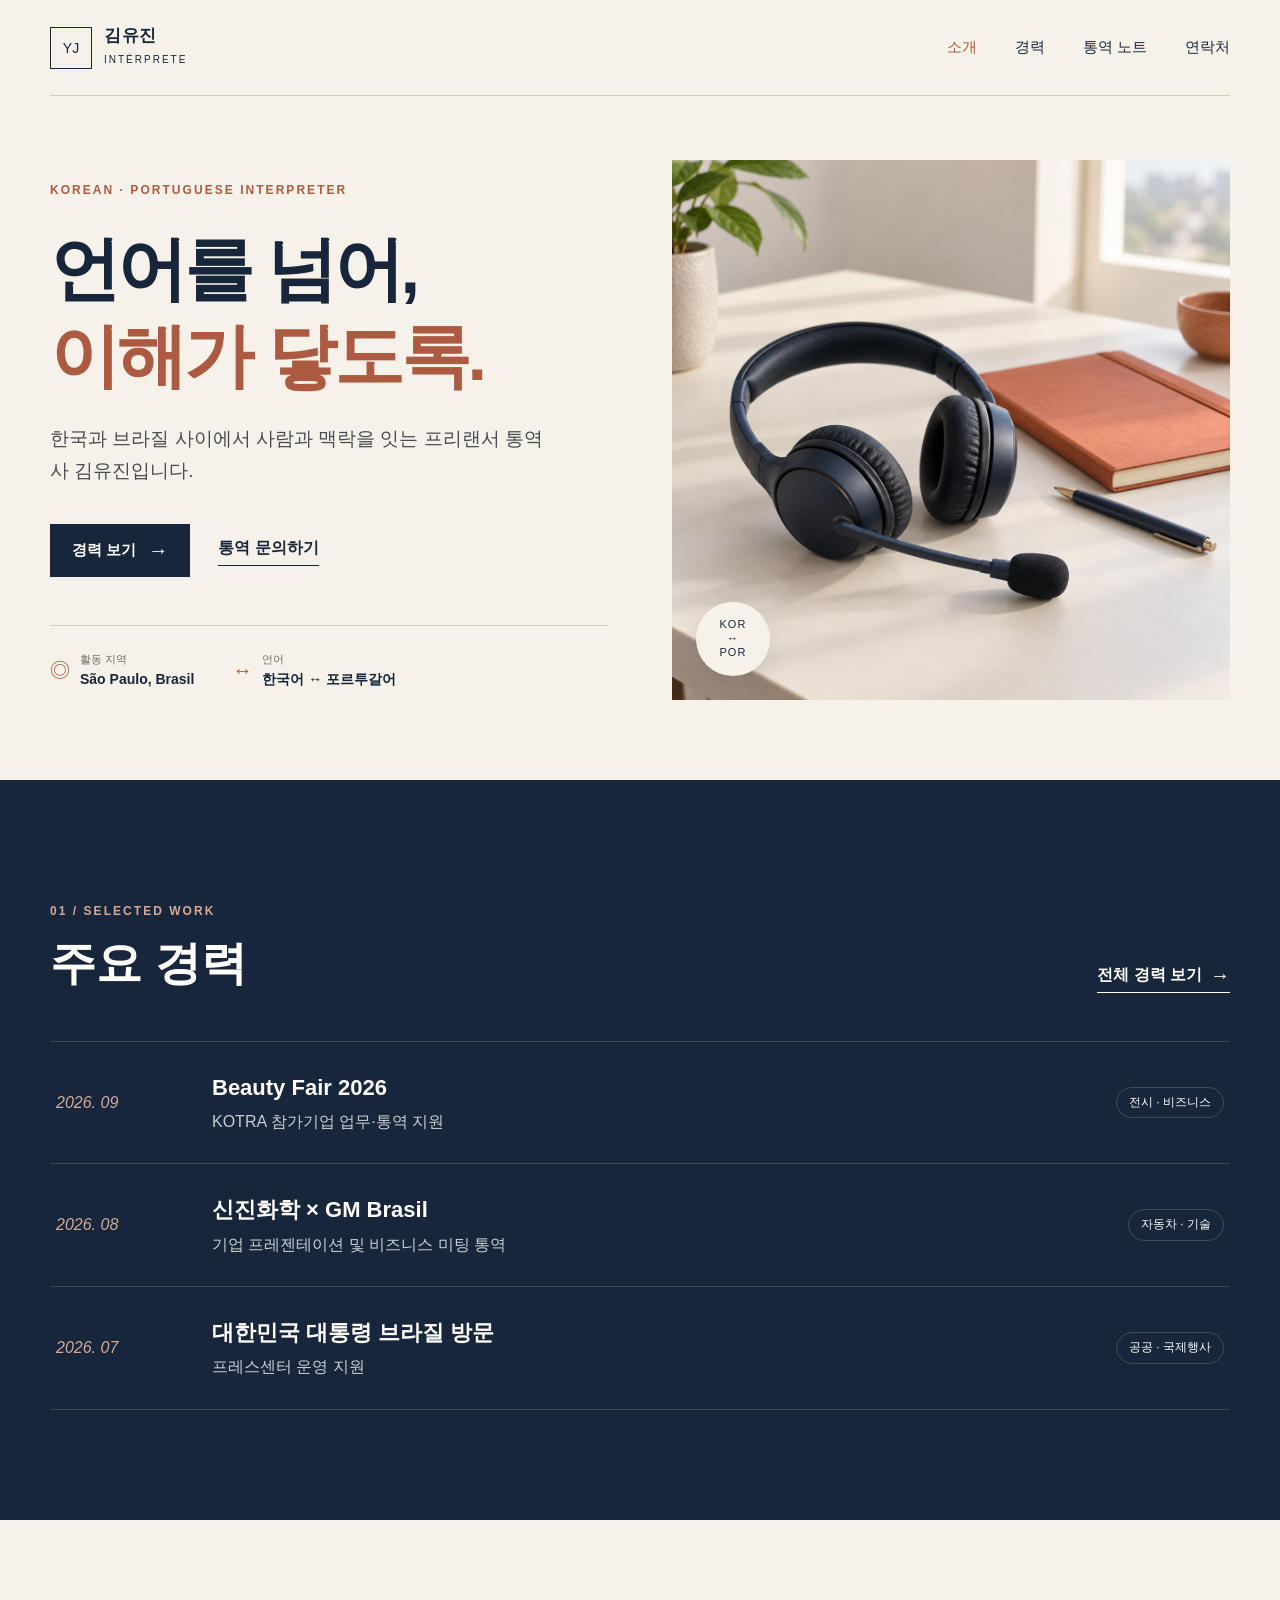
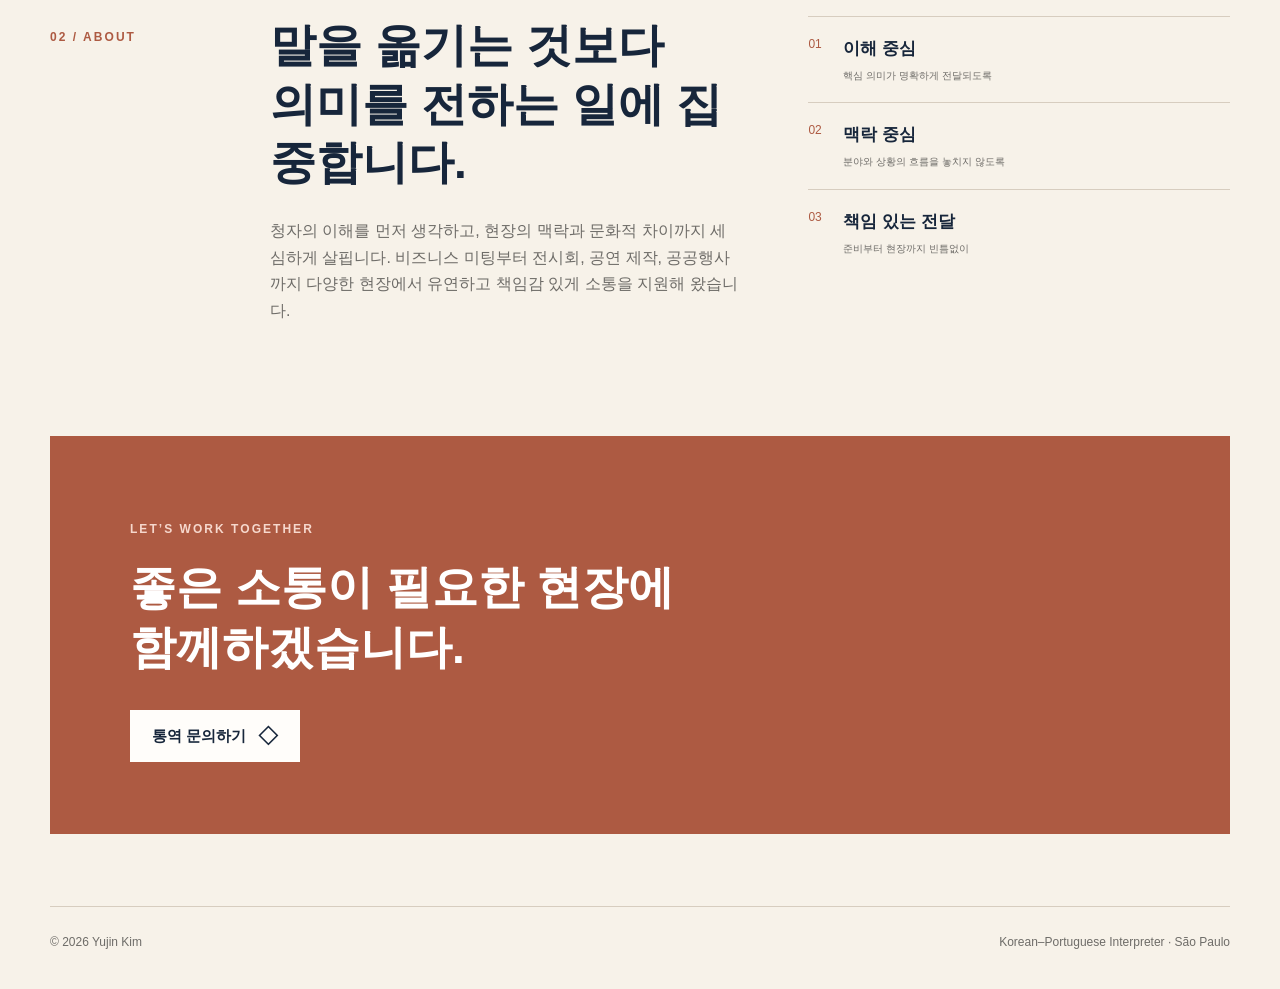
<file: index.html>
<!doctype html>
<html lang="ko">
<head>
<meta charset="utf-8">
<meta name="viewport" content="width=device-width, initial-scale=1">
<title>김유진 | 한–포 통역사</title>
<meta name="description" content="한국어–포르투갈어 프리랜서 통역사 김유진의 포트폴리오입니다.">
<link rel="icon" href="./public/favicon.svg" type="image/svg+xml">
<link rel="stylesheet" href="./styles.css">
</head>
<body>
<main>
      <header class="site-header shell"><a class="brand" href="./index.html" aria-current="page"><span>YJ</span><b>김유진</b><small>INTÉRPRETE</small></a><nav aria-label="주요 메뉴"><a href="./index.html" aria-current="page">소개</a><a href="./experience.html">경력</a><a href="./notes.html">통역 노트</a><a href="./contact.html">연락처</a></nav></header>
      <section class="hero shell">
        <div class="hero-copy">
          <p class="eyebrow">KOREAN · PORTUGUESE INTERPRETER</p>
          <h1>언어를 넘어,<br /><em>이해가 닿도록.</em></h1>
          <p class="hero-lead">한국과 브라질 사이에서 사람과 맥락을 잇는 프리랜서 통역사 김유진입니다.</p>
          <div class="hero-actions">
            <a class="button button-dark" href="./experience.html">경력 보기 <span class="icon" aria-hidden="true">→</span></a>
            <a class="text-link" href="./contact.html">통역 문의하기</a>
          </div>
          <dl class="hero-meta">
            <div><span class="icon" aria-hidden="true">◎</span><dt>활동 지역</dt><dd>São Paulo, Brasil</dd></div>
            <div><span class="icon" aria-hidden="true">↔</span><dt>언어</dt><dd>한국어 ↔ 포르투갈어</dd></div>
          </dl>
        </div>
        <div class="hero-visual">
          <img src="./public/interpreter-hero.png" alt="밝은 책상 위의 네이비 통역용 헤드셋과 노트, 펜" fetchpriority="high" />
          <span class="hero-stamp">KOR<br />↔<br />POR</span>
        </div>
      </section>
      <section class="featured-section"><div class="shell">
        <div class="section-heading"><div><p class="section-index">01 / SELECTED WORK</p><h2>주요 경력</h2></div><a class="text-link" href="./experience.html">전체 경력 보기 <span class="icon" aria-hidden="true">→</span></a></div>
        <div class="work-list"><article class="work-row"><time>2026. 09</time><div><h3>Beauty Fair 2026</h3><p>KOTRA 참가기업 업무·통역 지원</p></div><span>전시 · 비즈니스</span></article><article class="work-row"><time>2026. 08</time><div><h3>신진화학 × GM Brasil</h3><p>기업 프레젠테이션 및 비즈니스 미팅 통역</p></div><span>자동차 · 기술</span></article><article class="work-row"><time>2026. 07</time><div><h3>대한민국 대통령 브라질 방문</h3><p>프레스센터 운영 지원</p></div><span>공공 · 국제행사</span></article></div>
      </div></section>
      <section class="intro-band"><div class="shell intro-grid">
        <p class="section-index">02 / ABOUT</p>
        <div><h2>말을 옮기는 것보다<br />의미를 전하는 일에 집중합니다.</h2><p>청자의 이해를 먼저 생각하고, 현장의 맥락과 문화적 차이까지 세심하게 살핍니다. 비즈니스 미팅부터 전시회, 공연 제작, 공공행사까지 다양한 현장에서 유연하고 책임감 있게 소통을 지원해 왔습니다.</p></div>
        <div class="principles"><span>01 <b>이해 중심</b><small>핵심 의미가 명확하게 전달되도록</small></span><span>02 <b>맥락 중심</b><small>분야와 상황의 흐름을 놓치지 않도록</small></span><span>03 <b>책임 있는 전달</b><small>준비부터 현장까지 빈틈없이</small></span></div>
      </div></section>
      <section class="cta shell"><p class="eyebrow">LET’S WORK TOGETHER</p><h2>좋은 소통이 필요한 현장에<br />함께하겠습니다.</h2><a class="button button-light" href="./contact.html">통역 문의하기 <span class="icon" aria-hidden="true">◇</span></a></section>
      <footer class="footer shell"><span>© 2026 Yujin Kim</span><span>Korean–Portuguese Interpreter · São Paulo</span></footer>
    </main>
</body>
</html>
</file>
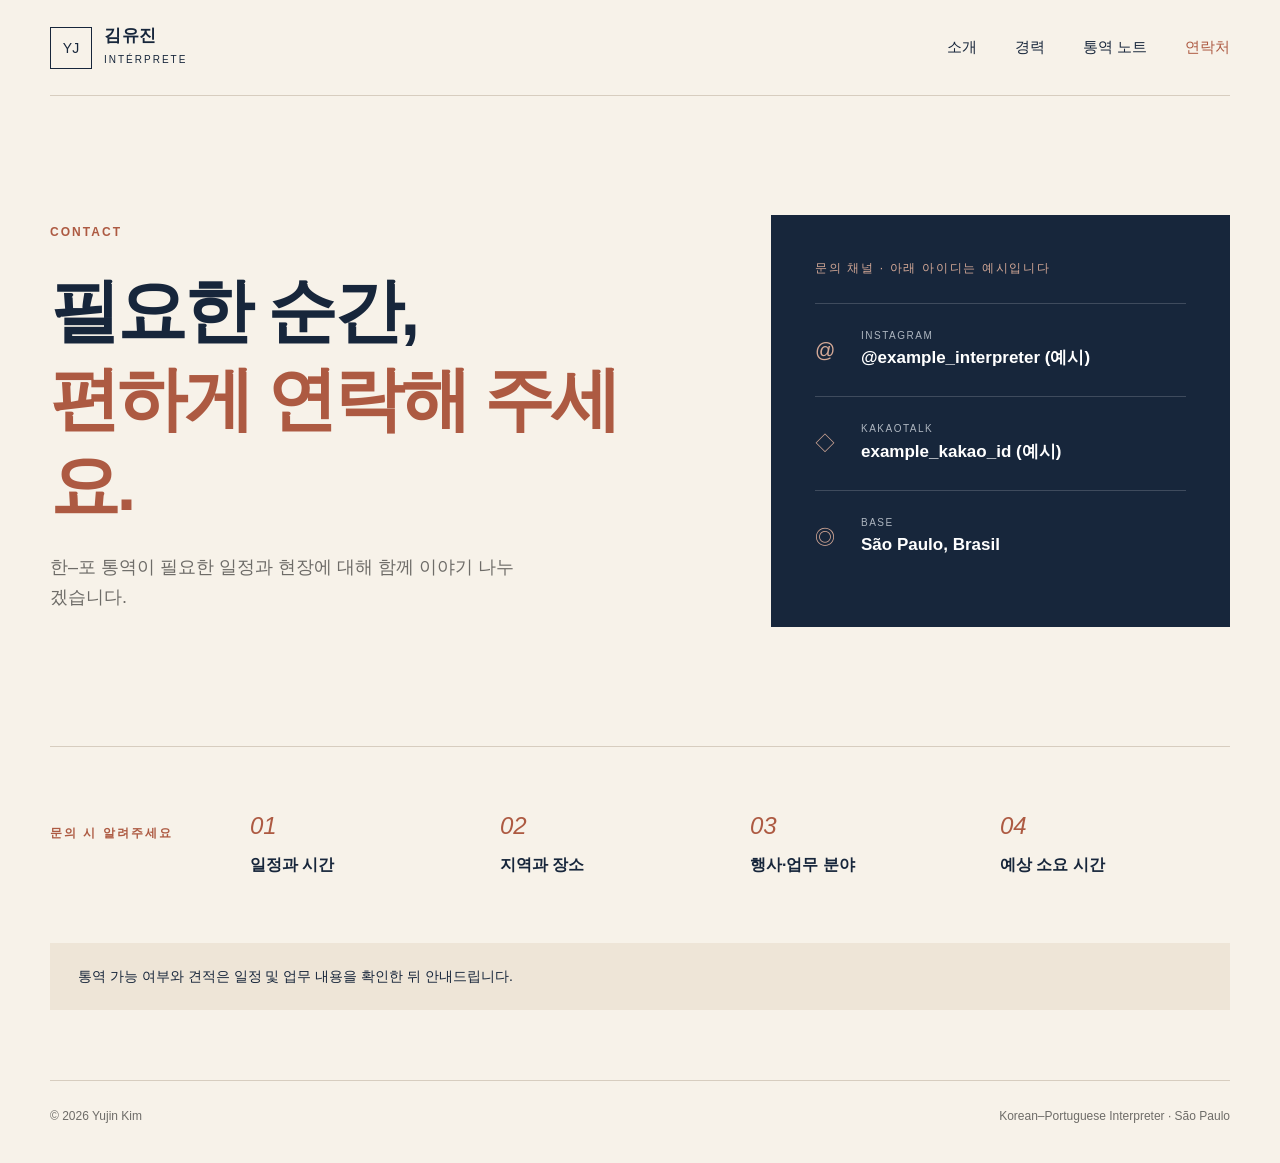
<file: contact.html>
<!doctype html>
<html lang="ko">
<head>
<meta charset="utf-8">
<meta name="viewport" content="width=device-width, initial-scale=1">
<title>연락처 | 김유진 통역사</title>
<meta name="description" content="한국어–포르투갈어 프리랜서 통역사 김유진의 포트폴리오입니다.">
<link rel="icon" href="./public/favicon.svg" type="image/svg+xml">
<link rel="stylesheet" href="./styles.css">
</head>
<body>
<main><header class="site-header shell"><a class="brand" href="./index.html"><span>YJ</span><b>김유진</b><small>INTÉRPRETE</small></a><nav aria-label="주요 메뉴"><a href="./index.html">소개</a><a href="./experience.html">경력</a><a href="./notes.html">통역 노트</a><a href="./contact.html" aria-current="page">연락처</a></nav></header><section class="contact-layout shell"><div class="contact-title"><p class="eyebrow">CONTACT</p><h1>필요한 순간,<br /><em>편하게 연락해 주세요.</em></h1><p>한–포 통역이 필요한 일정과 현장에 대해 함께 이야기 나누겠습니다.</p></div><div class="contact-card"><p class="card-kicker">문의 채널 · 아래 아이디는 예시입니다</p><div class="contact-line"><span class="icon" aria-hidden="true">@</span><span><small>INSTAGRAM</small><b>@example_interpreter (예시)</b></span></div><div class="contact-line"><span class="icon" aria-hidden="true">◇</span><span><small>KAKAOTALK</small><b>example_kakao_id (예시)</b></span></div><div class="contact-line"><span class="icon" aria-hidden="true">◎</span><span><small>BASE</small><b>São Paulo, Brasil</b></span></div></div></section>
    <section class="inquiry shell"><p class="section-index">문의 시 알려주세요</p><div class="inquiry-grid"><span><b>01</b>일정과 시간</span><span><b>02</b>지역과 장소</span><span><b>03</b>행사·업무 분야</span><span><b>04</b>예상 소요 시간</span></div></section><section class="contact-note shell"><p>통역 가능 여부와 견적은 일정 및 업무 내용을 확인한 뒤 안내드립니다.</p></section>
    <footer class="footer shell"><span>© 2026 Yujin Kim</span><span>Korean–Portuguese Interpreter · São Paulo</span></footer></main>
</body>
</html>
</file>
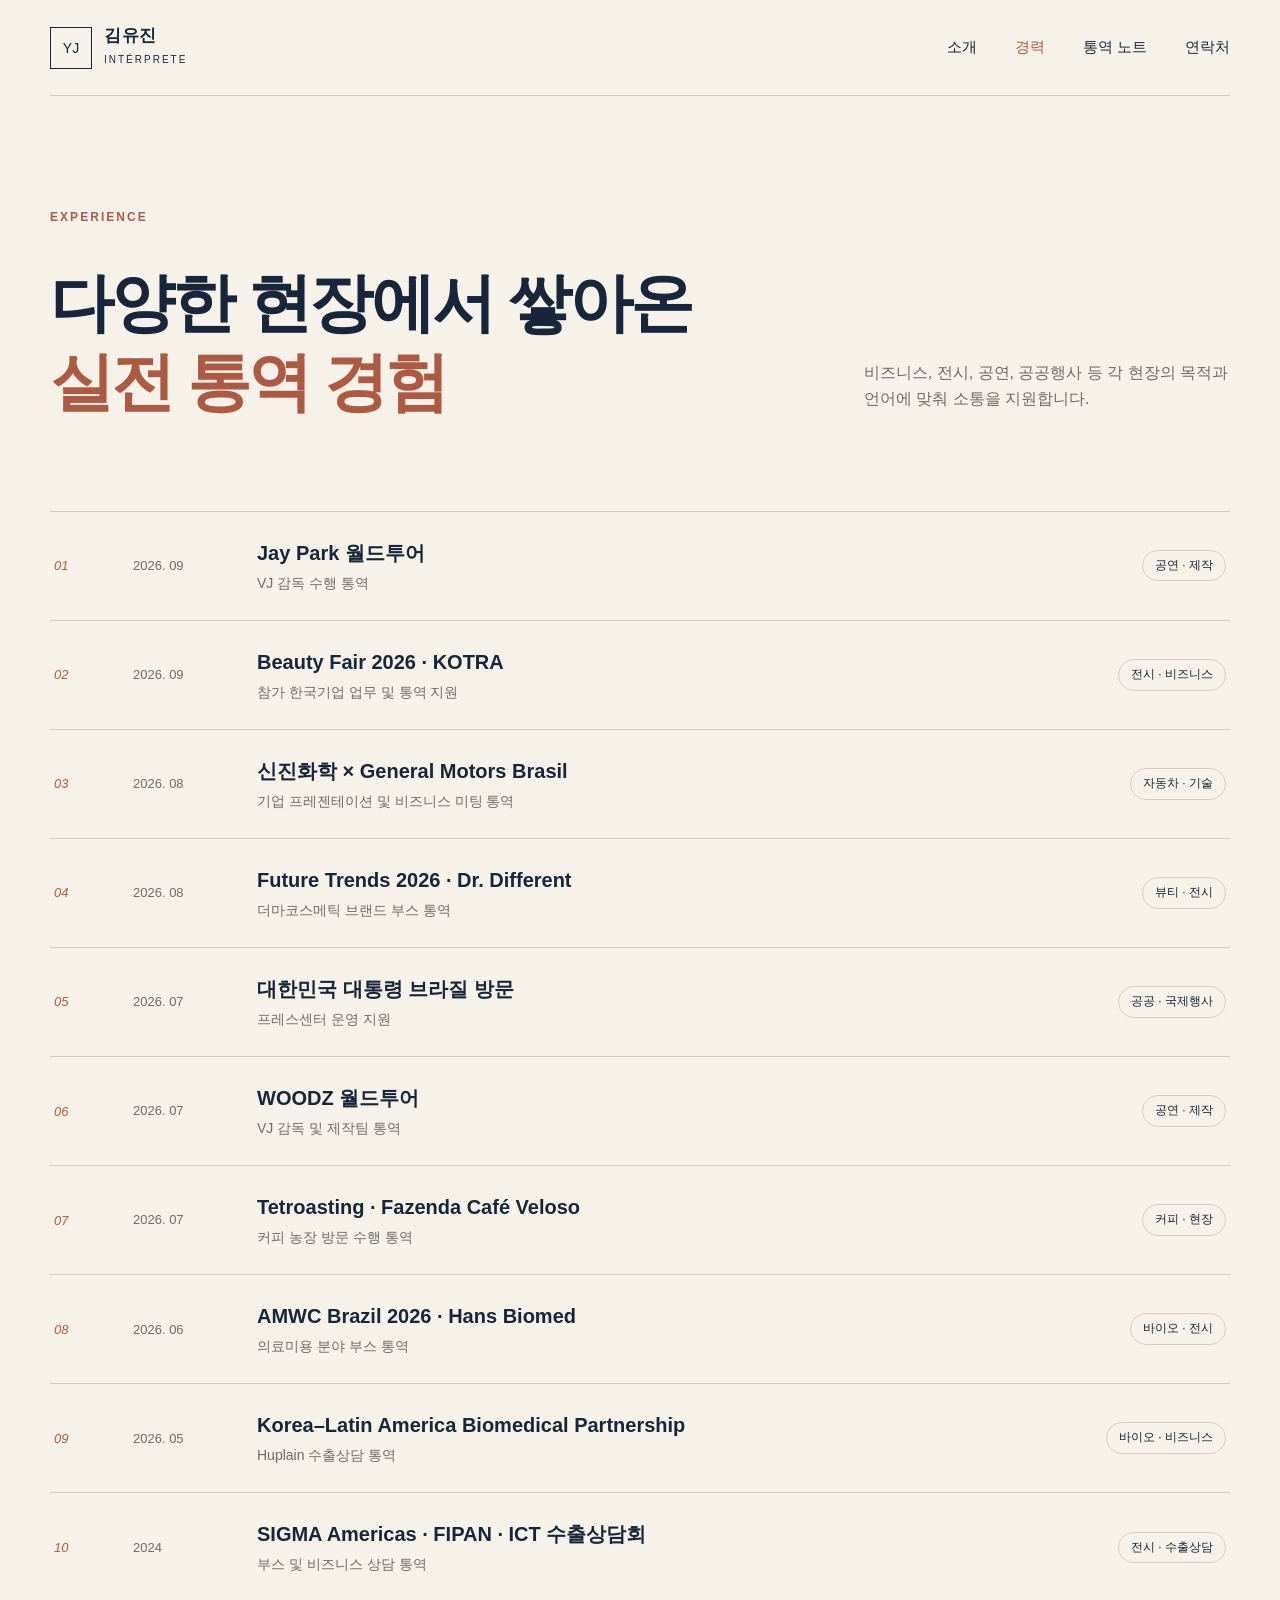
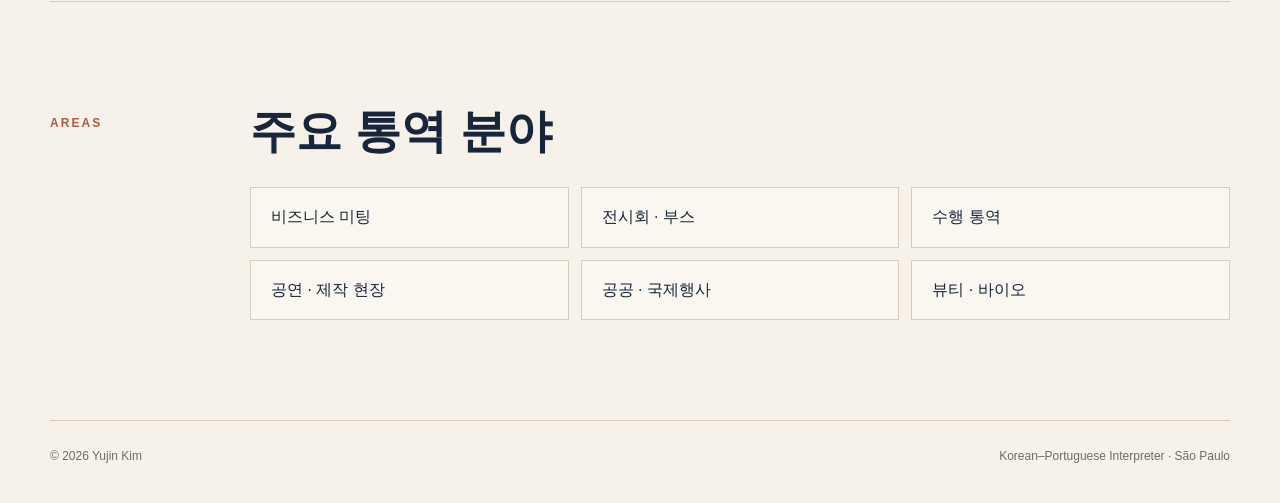
<file: experience.html>
<!doctype html>
<html lang="ko">
<head>
<meta charset="utf-8">
<meta name="viewport" content="width=device-width, initial-scale=1">
<title>경력 | 김유진 통역사</title>
<meta name="description" content="한국어–포르투갈어 프리랜서 통역사 김유진의 포트폴리오입니다.">
<link rel="icon" href="./public/favicon.svg" type="image/svg+xml">
<link rel="stylesheet" href="./styles.css">
</head>
<body>
<main><header class="site-header shell"><a class="brand" href="./index.html"><span>YJ</span><b>김유진</b><small>INTÉRPRETE</small></a><nav aria-label="주요 메뉴"><a href="./index.html">소개</a><a href="./experience.html" aria-current="page">경력</a><a href="./notes.html">통역 노트</a><a href="./contact.html">연락처</a></nav></header><section class="page-hero shell"><p class="eyebrow">EXPERIENCE</p><h1>다양한 현장에서 쌓아온<br /><em>실전 통역 경험</em></h1><p>비즈니스, 전시, 공연, 공공행사 등 각 현장의 목적과 언어에 맞춰 소통을 지원합니다.</p></section>
    <section class="shell experience-table" aria-label="통역 경력 목록"><article class="experience-row"><span class="number">01</span><time>2026. 09</time><div><h2>Jay Park 월드투어</h2><p>VJ 감독 수행 통역</p></div><span class="tag">공연 · 제작</span></article><article class="experience-row"><span class="number">02</span><time>2026. 09</time><div><h2>Beauty Fair 2026 · KOTRA</h2><p>참가 한국기업 업무 및 통역 지원</p></div><span class="tag">전시 · 비즈니스</span></article><article class="experience-row"><span class="number">03</span><time>2026. 08</time><div><h2>신진화학 × General Motors Brasil</h2><p>기업 프레젠테이션 및 비즈니스 미팅 통역</p></div><span class="tag">자동차 · 기술</span></article><article class="experience-row"><span class="number">04</span><time>2026. 08</time><div><h2>Future Trends 2026 · Dr. Different</h2><p>더마코스메틱 브랜드 부스 통역</p></div><span class="tag">뷰티 · 전시</span></article><article class="experience-row"><span class="number">05</span><time>2026. 07</time><div><h2>대한민국 대통령 브라질 방문</h2><p>프레스센터 운영 지원</p></div><span class="tag">공공 · 국제행사</span></article><article class="experience-row"><span class="number">06</span><time>2026. 07</time><div><h2>WOODZ 월드투어</h2><p>VJ 감독 및 제작팀 통역</p></div><span class="tag">공연 · 제작</span></article><article class="experience-row"><span class="number">07</span><time>2026. 07</time><div><h2>Tetroasting · Fazenda Café Veloso</h2><p>커피 농장 방문 수행 통역</p></div><span class="tag">커피 · 현장</span></article><article class="experience-row"><span class="number">08</span><time>2026. 06</time><div><h2>AMWC Brazil 2026 · Hans Biomed</h2><p>의료미용 분야 부스 통역</p></div><span class="tag">바이오 · 전시</span></article><article class="experience-row"><span class="number">09</span><time>2026. 05</time><div><h2>Korea–Latin America Biomedical Partnership</h2><p>Huplain 수출상담 통역</p></div><span class="tag">바이오 · 비즈니스</span></article><article class="experience-row"><span class="number">10</span><time>2024</time><div><h2>SIGMA Americas · FIPAN · ICT 수출상담회</h2><p>부스 및 비즈니스 상담 통역</p></div><span class="tag">전시 · 수출상담</span></article></section>
    <section class="expertise shell"><p class="section-index">AREAS</p><div><h2>주요 통역 분야</h2><div class="pill-grid"><span>비즈니스 미팅</span><span>전시회 · 부스</span><span>수행 통역</span><span>공연 · 제작 현장</span><span>공공 · 국제행사</span><span>뷰티 · 바이오</span></div></div></section>
    <footer class="footer shell"><span>© 2026 Yujin Kim</span><span>Korean–Portuguese Interpreter · São Paulo</span></footer></main>
</body>
</html>
</file>
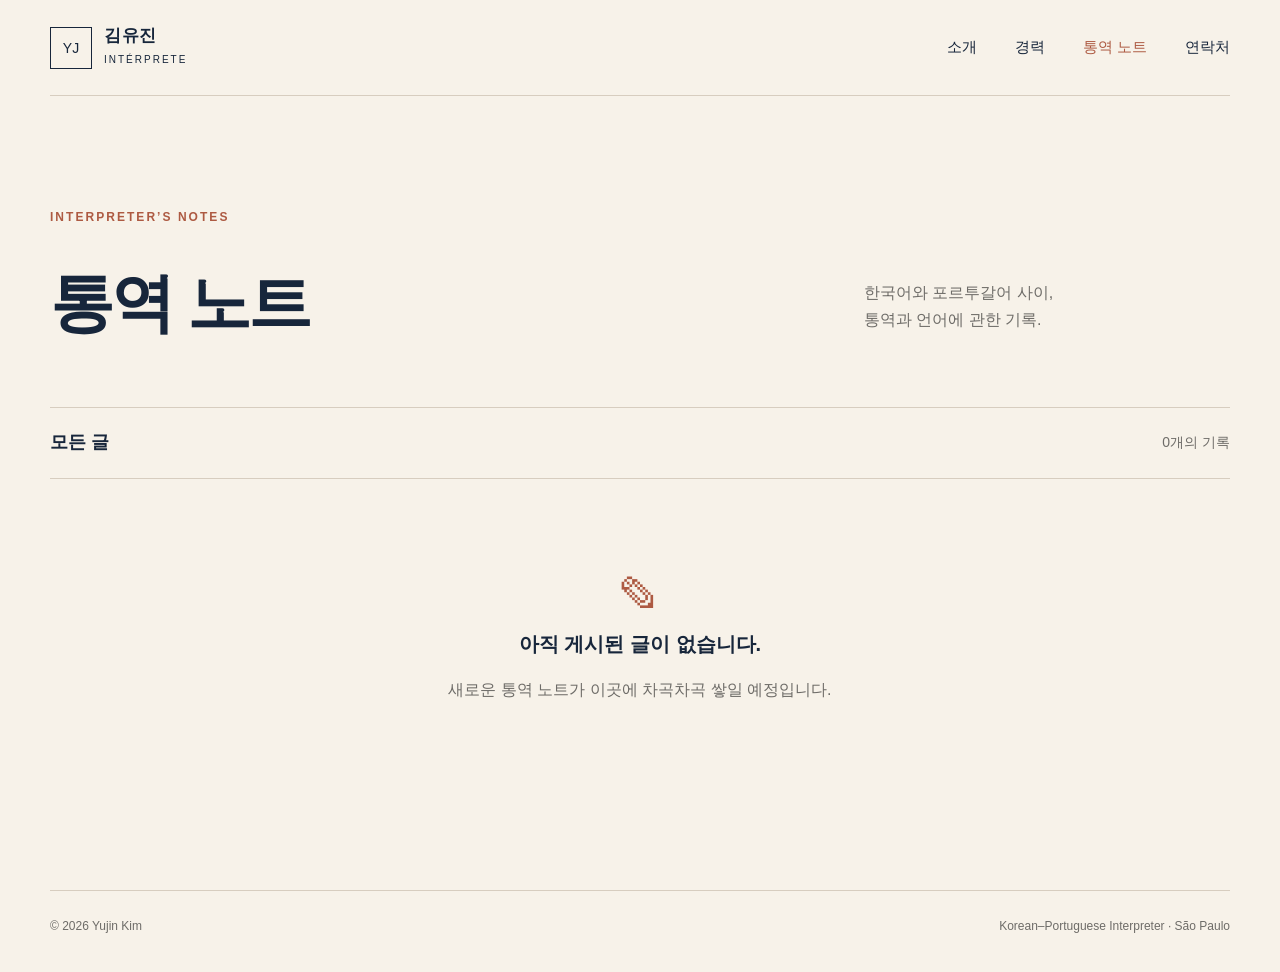
<file: notes.html>
<!doctype html>
<html lang="ko">
<head>
<meta charset="utf-8">
<meta name="viewport" content="width=device-width, initial-scale=1">
<title>통역 노트 | 김유진 통역사</title>
<meta name="description" content="한국어–포르투갈어 프리랜서 통역사 김유진의 포트폴리오입니다.">
<link rel="icon" href="./public/favicon.svg" type="image/svg+xml">
<link rel="stylesheet" href="./styles.css">
</head>
<body>
<main>
      <header class="site-header shell"><a class="brand" href="./index.html"><span>YJ</span><b>김유진</b><small>INTÉRPRETE</small></a><nav aria-label="주요 메뉴"><a href="./index.html">소개</a><a href="./experience.html">경력</a><a href="./notes.html" aria-current="page">통역 노트</a><a href="./contact.html">연락처</a></nav></header>
      <section class="page-hero shell notes-hero">
        <p class="eyebrow">INTERPRETER’S NOTES</p>
        <h1>통역 노트</h1>
        <p>한국어와 포르투갈어 사이,<br />통역과 언어에 관한 기록.</p>
      </section>
      <section class="shell notes-content" aria-label="통역 노트 글 목록">
        <div class="notes-list-heading"><h2>모든 글</h2><span>0개의 기록</span></div>
        <div class="notes-empty">
          <div class="empty-header">
            <div class="notes-symbol" aria-hidden="true">✎</div>
            <h2>아직 게시된 글이 없습니다.</h2>
            <p>새로운 통역 노트가 이곳에 차곡차곡 쌓일 예정입니다.</p>
          </div>
        </div>
      </section>
      <footer class="footer shell"><span>© 2026 Yujin Kim</span><span>Korean–Portuguese Interpreter · São Paulo</span></footer>
    </main>
</body>
</html>
</file>
<file: styles.css>
:root{--ink:#17263b;--paper:#f7f2e9;--cream:#eee5d7;--terra:#ad5a42;--line:#d7cdbf;--white:#fffdfa;--muted:#6e6c68;--background:var(--paper);--foreground:var(--ink);--card:var(--white);--card-foreground:var(--ink);--primary:var(--ink);--primary-foreground:var(--white);--secondary:var(--cream);--secondary-foreground:var(--ink);--muted-foreground:var(--muted);--border:var(--line);--radius:.4rem}

*{box-sizing:border-box}html{scroll-behavior:smooth}body{margin:0;background:var(--paper);color:var(--ink);font-family:"Pretendard","Noto Sans KR","Malgun Gothic","Apple SD Gothic Neo",Arial,sans-serif;font-size:16px;line-height:1.65}a{color:inherit;text-decoration:none}.shell{width:min(1180px,calc(100% - 48px));margin-inline:auto}.site-header{height:96px;display:flex;align-items:center;justify-content:space-between;border-bottom:1px solid var(--line)}.brand{display:grid;grid-template-columns:42px auto;grid-template-rows:auto auto;column-gap:12px;line-height:1}.brand span{grid-row:1/3;width:42px;height:42px;border:1px solid var(--ink);display:grid;place-items:center;font-family:"Pretendard","Noto Sans KR","Malgun Gothic","Apple SD Gothic Neo",Arial,sans-serif;font-size:14px}.brand b{font-size:17px;letter-spacing:.03em}.brand small{font-size:10px;letter-spacing:.2em;margin-top:7px}.site-header nav{display:flex;gap:38px;font-size:15px}.site-header nav a{position:relative}.site-header nav a:after{content:"";position:absolute;left:0;right:100%;bottom:-7px;height:1px;background:var(--terra);transition:.25s}.site-header nav a:hover:after{right:0}
.hero{min-height:680px;display:grid;grid-template-columns:1fr 1fr;gap:64px;align-items:center;padding-block:64px 80px}.eyebrow,.section-index{font-size:12px;font-weight:700;letter-spacing:.17em;color:var(--terra);text-transform:uppercase}.hero h1,.page-hero h1,.contact-title h1{font-family:"Pretendard","Noto Sans KR","Malgun Gothic","Apple SD Gothic Neo",Arial,sans-serif;font-size:clamp(44px,5.5vw,75px);font-weight:400;line-height:1.14;letter-spacing:-.035em;margin:24px 0}.hero h1 em,.page-hero h1 em,.contact-title h1 em{color:var(--terra);font-style:italic}.hero-lead{font-size:19px;max-width:510px;color:#454b52}.hero-actions{display:flex;align-items:center;gap:28px;margin-top:38px}.button{display:inline-flex;align-items:center;justify-content:center;gap:12px;padding:14px 22px;font-weight:650;font-size:15px;transition:.2s}.button-dark{background:var(--ink);color:var(--white)}.button-dark:hover{background:var(--terra)}.button-light{background:var(--white);color:var(--ink)}.button-light:hover{background:var(--cream)}.text-link{display:inline-flex;align-items:center;gap:8px;border-bottom:1px solid currentColor;padding-bottom:3px;font-weight:650}.hero-meta{display:flex;gap:38px;margin:48px 0 0;padding-top:24px;border-top:1px solid var(--line)}.hero-meta div{display:grid;grid-template-columns:auto auto;column-gap:10px;align-items:center}.hero-meta svg{grid-row:1/3;color:var(--terra)}.hero-meta dt{font-size:11px;color:var(--muted)}.hero-meta dd{margin:0;font-size:14px;font-weight:650}.hero-visual{position:relative;min-height:540px;overflow:hidden}.hero-visual img{object-fit:cover;object-position:65% center}.hero-stamp{position:absolute;left:24px;bottom:24px;width:74px;height:74px;border-radius:50%;background:var(--paper);display:grid;place-items:center;text-align:center;font:11px/1.25 "Pretendard","Noto Sans KR","Malgun Gothic","Apple SD Gothic Neo",Arial,sans-serif;letter-spacing:.1em;box-shadow:0 8px 30px #17263b1a}
.intro-band{background:var(--paper);color:var(--ink);padding:96px 0}.intro-grid{display:grid;grid-template-columns:150px 1fr .9fr;gap:70px}.intro-grid h2,.section-heading h2,.expertise h2{font-family:"Pretendard","Noto Sans KR","Malgun Gothic","Apple SD Gothic Neo",Arial,sans-serif;font-size:clamp(29px,3.6vw,46px);font-weight:600;line-height:1.28;margin:0 0 26px}.intro-grid>div>p{color:var(--muted);max-width:560px}.principles{display:flex;flex-direction:column}.principles span{display:grid;grid-template-columns:35px 1fr;border-top:1px solid var(--line);padding:18px 0;color:var(--terra);font-size:12px}.principles b{color:var(--ink);font-size:17px}.principles small{grid-column:2;color:var(--muted);margin-top:5px}.featured-section{background:var(--ink);color:var(--white);padding-block:110px}.section-heading{display:flex;justify-content:space-between;align-items:end;margin-bottom:48px}.section-heading h2{margin:10px 0 0}.work-row{display:grid;grid-template-columns:120px 1fr auto;gap:36px;align-items:center;padding:28px 6px;border-top:1px solid var(--line);transition:.2s}.work-row:last-child{border-bottom:1px solid var(--line)}.work-row:hover{padding-inline:16px;background:#fff8}.work-row time{font:italic 16px "Pretendard","Noto Sans KR","Malgun Gothic","Apple SD Gothic Neo",Arial,sans-serif;color:var(--terra)}.work-row h3{font-size:22px;margin:0 0 3px}.work-row p{color:var(--muted);margin:0}.work-row>span,.tag{font-size:12px;border:1px solid var(--line);border-radius:99px;padding:5px 12px}.cta{background:var(--terra);color:white;padding:72px 80px;margin-bottom:72px;position:relative}.cta .eyebrow{color:#f6d8cd}.cta h2{font:600 clamp(31px,3.6vw,48px)/1.3 "Pretendard","Noto Sans KR","Malgun Gothic","Apple SD Gothic Neo",Arial,sans-serif;margin:18px 0 32px}.footer{display:flex;justify-content:space-between;border-top:1px solid var(--line);padding-block:26px 36px;font-size:12px;color:var(--muted)}
.page-hero{padding-block:100px 88px;display:grid;grid-template-columns:1fr .45fr;align-items:end}.page-hero .eyebrow{grid-column:1/3}.page-hero h1{font-size:clamp(40px,5vw,66px);margin-bottom:0}.page-hero>p:last-child{color:var(--muted);margin:0 0 10px}.experience-table{border-bottom:1px solid var(--line)}.experience-row{display:grid;grid-template-columns:55px 100px 1fr auto;gap:24px;align-items:center;border-top:1px solid var(--line);padding:25px 4px}.experience-row .number{font:italic 13px "Pretendard","Noto Sans KR","Malgun Gothic","Apple SD Gothic Neo",Arial,sans-serif;color:var(--terra)}.experience-row time{font-size:13px;color:var(--muted)}.experience-row h2{font-size:20px;margin:0}.experience-row p{margin:2px 0 0;color:var(--muted);font-size:14px}.expertise{display:grid;grid-template-columns:200px 1fr;padding-block:100px}.pill-grid{display:grid;grid-template-columns:repeat(3,1fr);gap:12px}.pill-grid span{border:1px solid var(--line);padding:16px 20px;background:#fff5}
.contact-layout{min-height:650px;display:grid;grid-template-columns:1.15fr .85fr;gap:100px;align-items:center;padding-block:80px}.contact-title>p:last-child{font-size:18px;color:var(--muted);max-width:480px}.contact-card{background:var(--ink);color:white;padding:44px}.card-kicker{font-size:12px;letter-spacing:.14em;color:#d5a997;margin:0 0 24px}.contact-card>a,.contact-line{display:grid;grid-template-columns:28px 1fr auto;gap:18px;align-items:center;padding:24px 0;border-top:1px solid #ffffff2c}.contact-card small{display:block;color:#aeb6c0;font-size:10px;letter-spacing:.15em}.contact-card b{font-size:17px}.contact-card svg{color:#d5a997}.inquiry{border-top:1px solid var(--line);padding-block:65px;display:grid;grid-template-columns:200px 1fr}.inquiry-grid{display:grid;grid-template-columns:repeat(4,1fr);gap:20px}.inquiry-grid span{display:flex;flex-direction:column;font-weight:650}.inquiry-grid b{font:italic 24px "Pretendard","Noto Sans KR","Malgun Gothic","Apple SD Gothic Neo",Arial,sans-serif;color:var(--terra);margin-bottom:12px}.contact-note{background:var(--cream);padding:22px 28px;margin-bottom:70px}.contact-note p{margin:0;font-size:14px}
@media(max-width:850px){.shell{width:min(100% - 32px,1180px)}.site-header{height:78px}.site-header nav{gap:19px}.hero{grid-template-columns:1fr;gap:38px;padding-top:55px}.hero-visual{min-height:420px}.intro-grid{grid-template-columns:1fr;gap:30px}.section-index{margin:0}.page-hero{grid-template-columns:1fr}.page-hero .eyebrow{grid-column:auto}.page-hero>p:last-child{margin-top:25px}.contact-layout{grid-template-columns:1fr;gap:48px;padding-block:70px}.expertise,.inquiry{grid-template-columns:1fr;gap:28px}.pill-grid{grid-template-columns:repeat(2,1fr)}.inquiry-grid{grid-template-columns:repeat(2,1fr)}}
@media(max-width:560px){.brand small{display:none}.site-header nav{font-size:14px;gap:15px}.hero{min-height:0}.hero h1,.page-hero h1,.contact-title h1{font-size:40px}.hero-actions{align-items:flex-start;flex-direction:column;gap:20px}.hero-meta{flex-direction:column;gap:15px}.hero-visual{min-height:330px}.intro-band{padding:70px 0}.featured-section{padding-block:80px}.section-heading{align-items:flex-start;gap:25px;flex-direction:column}.work-row{grid-template-columns:80px 1fr}.work-row>span{display:none}.cta{padding:48px 28px}.footer{flex-direction:column;gap:6px}.experience-row{grid-template-columns:40px 1fr}.experience-row time{grid-column:1}.experience-row>div{grid-column:2;grid-row:1/3}.experience-row .tag{display:none}.pill-grid,.inquiry-grid{grid-template-columns:1fr}.contact-card{padding:30px 24px}.contact-card b{font-size:15px}}
.hero h1,.page-hero h1,.contact-title h1{font-family:"Pretendard","Noto Sans KR","Malgun Gothic","Apple SD Gothic Neo",Arial,sans-serif;font-weight:650;line-height:1.24;letter-spacing:-.045em}
.hero h1 em,.page-hero h1 em,.contact-title h1 em{font-style:normal}
.hero-visual img{object-position:center}
@media(max-width:560px){.site-header{height:auto;min-height:96px;flex-wrap:wrap;gap:20px;padding-block:18px}.site-header nav{gap:20px;flex-wrap:wrap}.hero h1,.page-hero h1,.contact-title h1{font-size:clamp(31px,8.2vw,40px)}}
@media(prefers-reduced-motion:reduce){*{scroll-behavior:auto!important;transition:none!important}}
.notes-hero{padding-bottom:64px}.notes-content{min-height:380px;margin-bottom:90px}.notes-list-heading{display:flex;align-items:center;justify-content:space-between;padding:20px 0;border-block:1px solid var(--line)}.notes-list-heading h2{font-size:18px;margin:0;font-weight:650}.notes-list-heading span{color:var(--muted);font-size:14px}.notes-empty{padding:80px 24px;color:var(--ink)}.notes-empty svg{color:var(--terra)}.notes-empty h2{font-size:20px;font-weight:600;margin:0}.notes-empty [data-slot="empty-header"]{max-width:480px}.site-header nav a:focus-visible{outline:2px solid var(--terra);outline-offset:8px}

.hero-visual img{position:absolute;inset:0;width:100%;height:100%}.icon{display:inline-block;flex-shrink:0;font-size:20px;line-height:1}.hero-meta .icon{grid-row:1/3;color:var(--terra)}.contact-card .icon{color:#d5a997}.notes-empty{text-align:center;display:flex;justify-content:center}.empty-header{max-width:480px}.notes-symbol{font-size:42px;color:var(--terra)}.notes-empty p{color:var(--muted)}.site-header nav a[aria-current="page"]{color:var(--terra)}.contact-card b{overflow-wrap:anywhere}a:focus-visible{outline:2px solid var(--terra);outline-offset:5px}

/* Selected Work: full-width navy background with readable text. */
.featured-section .section-index,.featured-section .work-row time{color:#d5a997}
.featured-section .work-row p{color:#c9ced4}
.featured-section .work-row,.featured-section .work-row>span{border-color:#ffffff2c}
.featured-section .work-row:hover{background:#ffffff0d}
</file>
